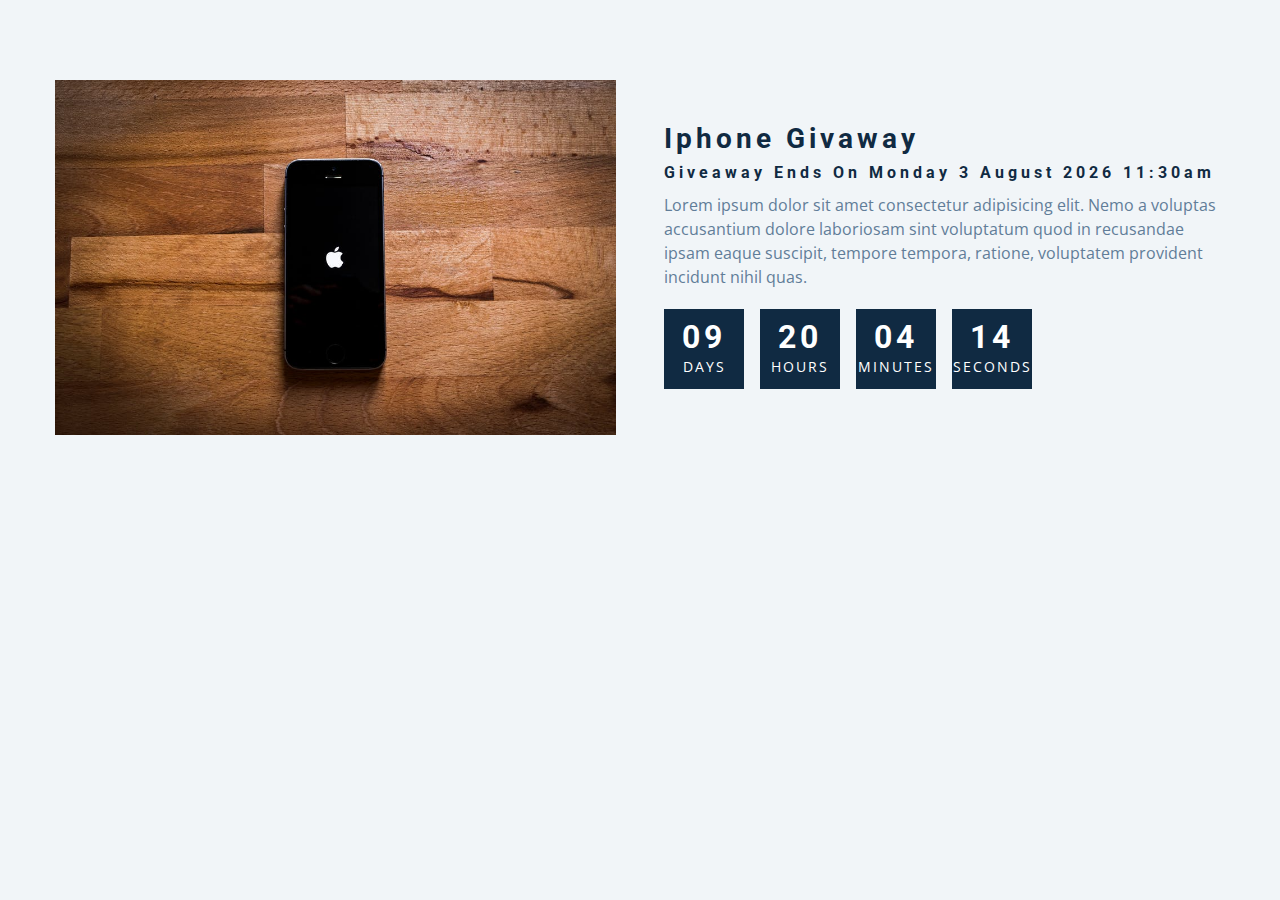
<file: countdown/index.html>
<!DOCTYPE html>
<html lang="en">
  <head>
    <meta charset="UTF-8" />
    <meta name="viewport" content="width=device-width, initial-scale=1.0" />
    <title>Countdown</title>

    <!-- styles -->
    <link rel="stylesheet" href="styles.css" />
  </head>
  <body>
    <section class="section-center">
        <!-- image -->
         <article class="gift-img">
            <img src="./gift.jpeg" alt="gift picture">
         </article>
         <!-- info -->
         <article class="gidt-info">
            <h3>Iphone givaway</h3>
            <h4 class="giveaway">
                giveaway ends on sunday 24 april 2020,08:00am
            </h4>
            <p>Lorem ipsum dolor sit amet consectetur adipisicing elit. Nemo a voluptas accusantium dolore laboriosam sint voluptatum quod in recusandae ipsam eaque suscipit, tempore tempora, ratione, voluptatem provident incidunt nihil quas. 
            </p>
            <div class="deadline">
                <!-- days -->
                 <div class="deadline-format">
                    <div>
                        <h4 class="days">34</h4>
                        <span>days</span>
                    </div>
                    <!-- end of item -->                     
                 </div>
                 <div class="deadline-format">
                    <div>
                        <h4 class="hours">34</h4>
                        <span>hours</span>
                    </div>
                    <!-- end of item -->                     
                 </div>
                 <div class="deadline-format">
                    <div>
                        <h4 class="mins">34</h4>
                        <span>minutes</span>
                    </div>
                    <!-- end of item -->                     
                 </div>
                 <div class="deadline-format">
                    <div>
                        <h4 class="secs">34</h4>
                        <span>seconds</span>
                    </div>
                    <!-- end of item -->                     
                 </div>
            </div>
         </article>
    </section>
    <script src="app.js"></script>
  </body>
</html>
</file>
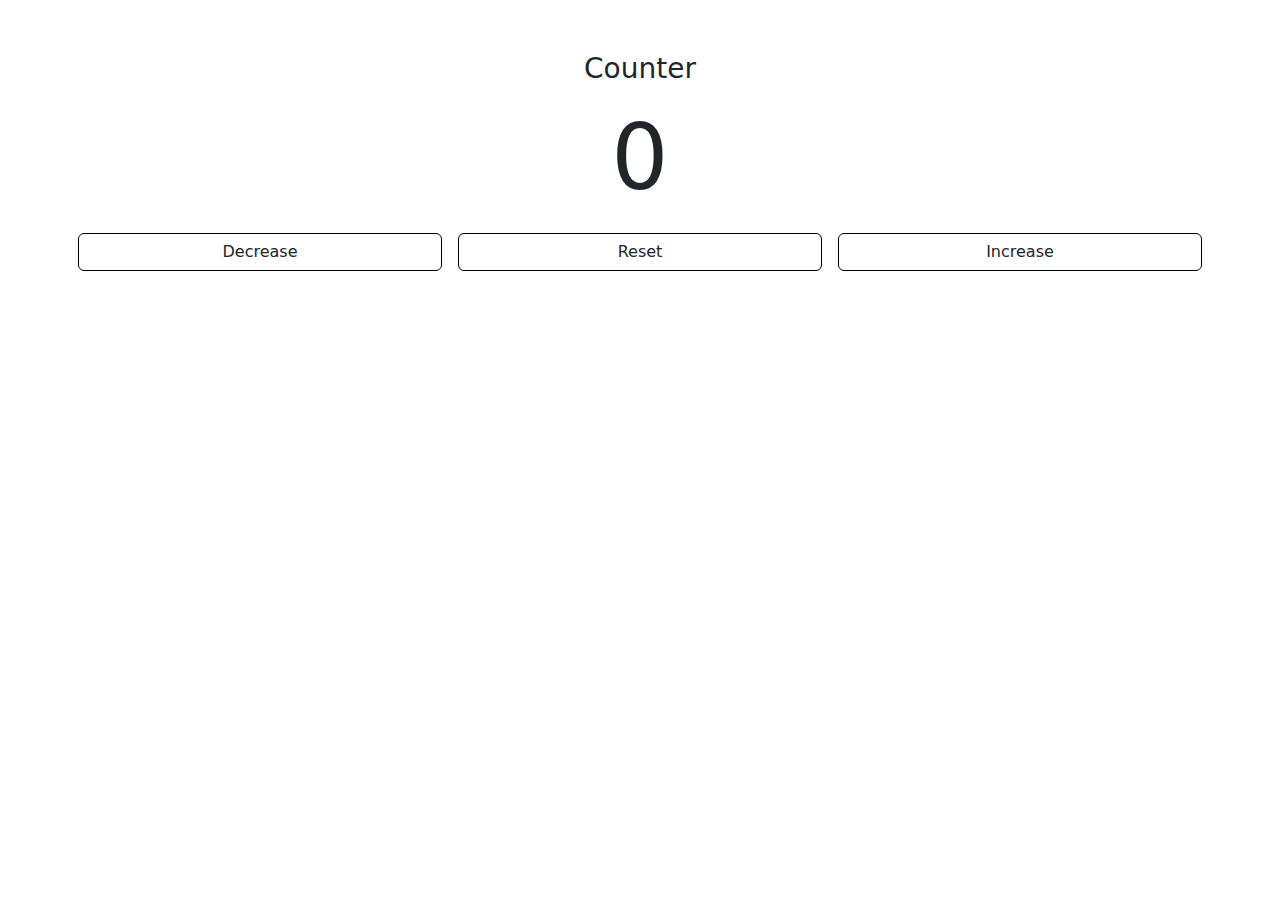
<file: counter/index.html>
<!DOCTYPE html>
<html lang="en">
<head>
    <meta charset="UTF-8">
    <meta name="viewport" content="width=device-width, initial-scale=1.0">
    <title>Counter</title>
    <link rel="stylesheet" href="https://cdn.jsdelivr.net/npm/bootstrap@5.3.3/dist/css/bootstrap.min.css">
</head>
<body>
<div class="container">
<div class="row justify-content-center fs-3 mt-5">
    Counter
</div>
<div id="count" class="row justify-content-center num " style="font-size:90px;">
    0
</div>
<div class="row">
    <div class="minus col btn border border-black m-2 " id="val ">Decrease</div>
    <div class=" reset col btn border border-black m-2 " id="val ">Reset</div>
    <div class=" plus col btn border border-black m-2 " id="val">Increase</div>
</div>
</div>
    <script>
        "use strict"
        
const updateColor = () => {
        if(num > 0){
            document.getElementById("count").style.color = 'green'
        }  else if (num < 0) {
        document.getElementById("count").style.color = 'red';
        } else {
            document.getElementById("count").style.color = 'black';  
        }
    }
        // let num = 0


        // document.getElementById("plus").addEventListener('click', () => {
        //     num++
        //     document.getElementById("count").innerHTML=num;
        //     updateColor()
        // })

        // document.getElementById("minus").addEventListener('click', () => {
        //     num--
        //     document.getElementById("count").innerHTML=num;
        //     updateColor()
        // })


        // document.getElementById("reset").addEventListener('click', () => {
        //     num = 0
        //     document.getElementById("count").innerHTML=num;
        //     
        // })

       
        //another way :

        const updateCount = () => {
            document.getElementById("count").innerHTML = num
        }

        let num = 0

        //select value and buttons :
      
        const value = document.querySelector("#val")
        //fetches all buttons
        const btns =  document.querySelectorAll(".btn")
       
        btns.forEach(function (btn) {
            btn.addEventListener('click', function(e){
                
                const styles = e.currentTarget.classList;
                if(styles.contains('minus')) {
                    num--
                } else if  (styles.contains('plus')) {
                    num++;
                } else if  (styles.contains('reset')) {
                    num = 0 ;
                }
                    
                updateCount()
                updateColor()
            })
            })
   

    </script>
</body>
</html>
</file>
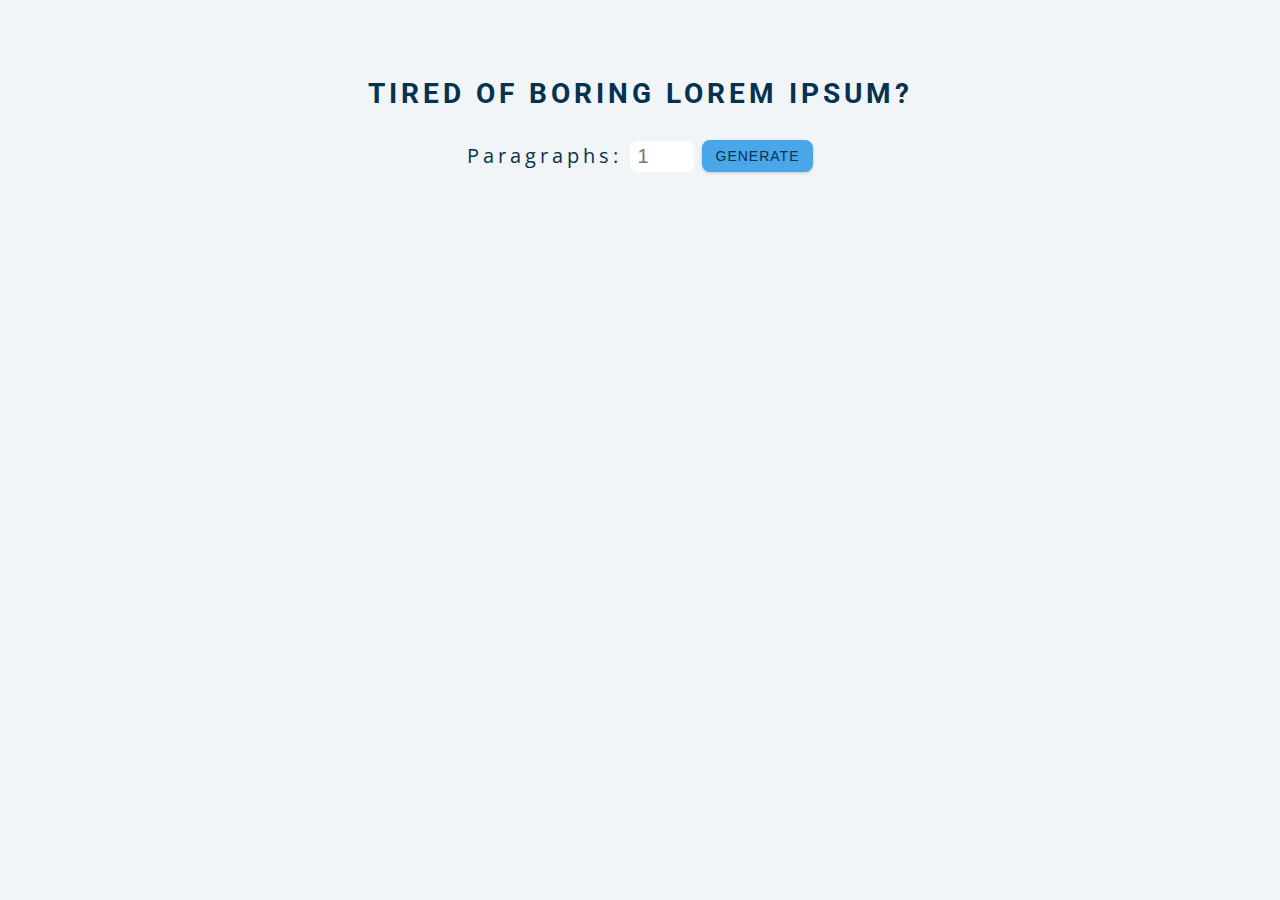
<file: lorem ipsum/index.html>
<!DOCTYPE html>
<html lang="en">
  <head>
    <meta charset="UTF-8" />
    <meta name="viewport" content="width=device-width, initial-scale=1.0" />
    <title>Lorem Ipsum</title>

    <!-- styles -->
    <link rel="stylesheet" href="styles.css" />
  </head>
  <body>
<section class="section-center">
    <h3>tired of boring lorem ipsum?</h3>
    <form class="lorem-form">
        <label for="ammount">paragraphs:</label>
        <input type="number" name="ammount" id="ammount" placeholder="1">
        <button type="submit" class="btn"> generate </button>
    </form>
    <article class="lorem-text"></article>
</section>
    <script src="app.js"></script>
  </body>
</html>
</file>
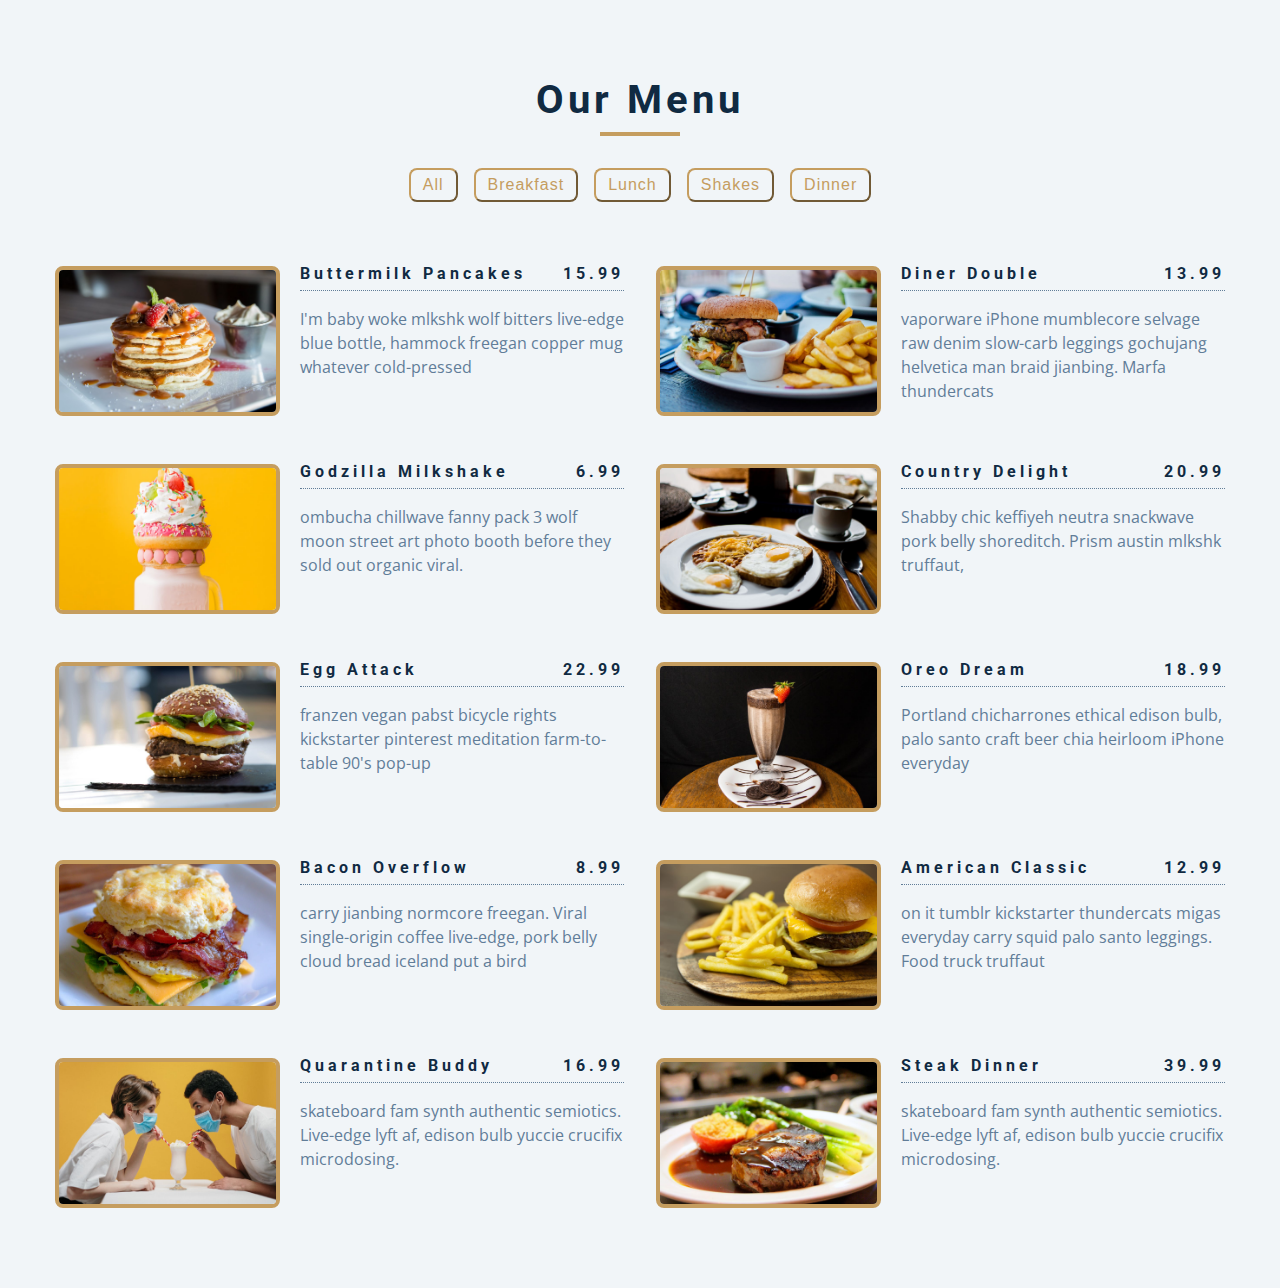
<file: menu/menu.html>
<!DOCTYPE html>
<html lang="en">
  <head>
    <meta charset="UTF-8" />
    <meta name="viewport" content="width=device-width, initial-scale=1.0" />
    <title>Starter</title>
    <!-- font-awesome -->
    <link
      rel="stylesheet"
      href="https://cdnjs.cloudflare.com/ajax/libs/font-awesome/5.14.0/css/all.min.css"
    />
    <!-- styles -->
    <link rel="stylesheet" href="styles.css" />
  </head>
  <body>
    <section class="menu">
        <div class="title">
            <h2>our menu</h2>
            <div class="underline"></div>
        </div>
        <!-- filtr btns -->
         <div class="btn-container">

         </div>
         <!-- menu items -->
          <div class="section-center">
          </div>
    </section>
    <script src="app.js"></script>
  </body>
</html>
</file>
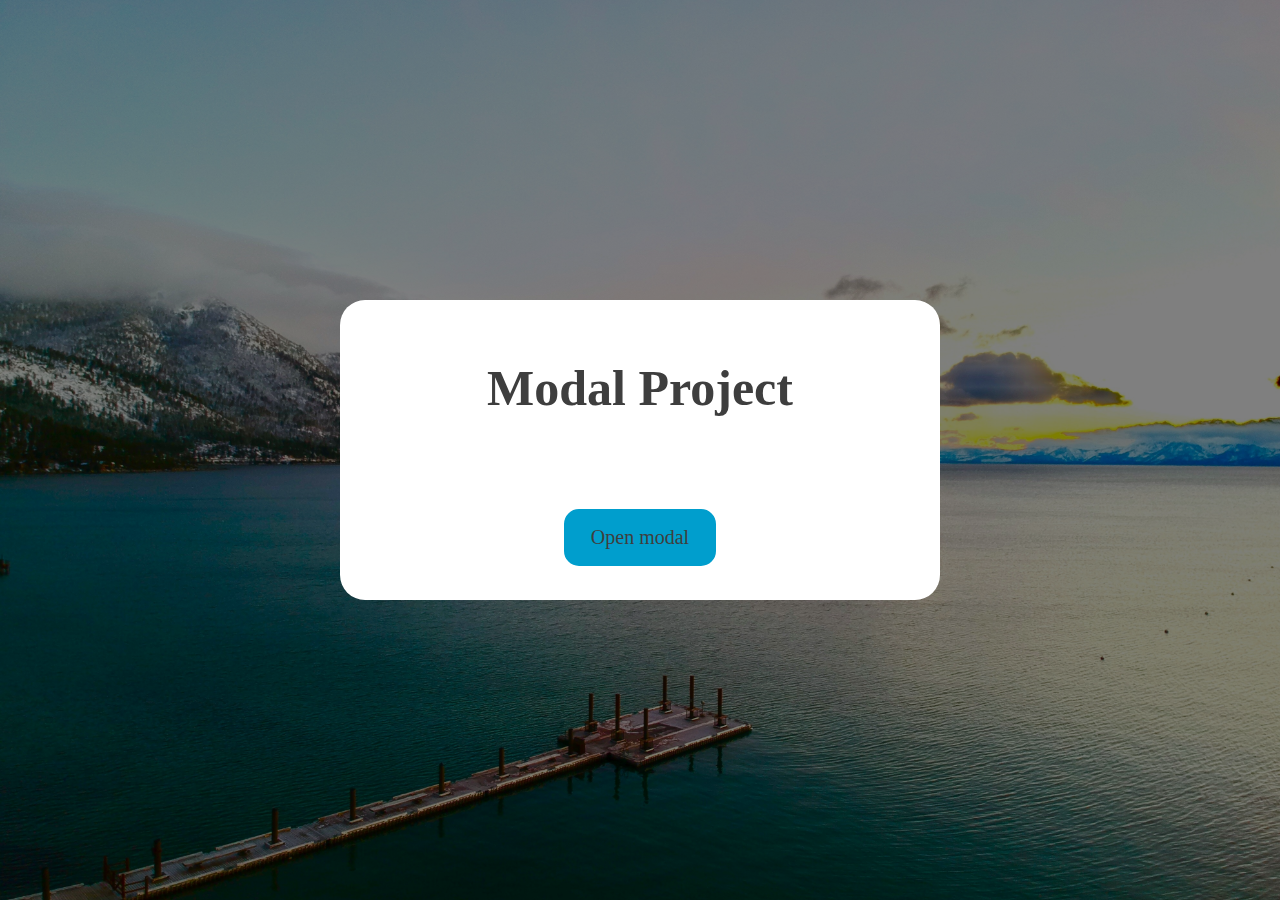
<file: modal/modal.html>
<!-- <!DOCTYPE html>
<html lang="en">
<head>
    <meta charset="UTF-8">
    <meta name="viewport" content="width=device-width, initial-scale=1.0">
    <title>Document</title>
</head>
<body>
    <style>
        body {
            margin: 0;
            padding: 0;
            width: 100vw;
            height: 100vh;
            display: flex;
            align-items: center;
            justify-content: center;
            background-image: url(katie-hong-yUEZLLABklw-unsplash.jpg);
            background-size: cover;
            background-repeat: no-repeat;
            position: relative;
        }

        body::before {
            content: "";
            position: absolute;
            top: 0;
            left: 0;
            width: 100%;
            height: 100%;
            background-color: rgba(0, 0, 0, 0.5);
        }
        .banner {
            width: 600px;
            height: 300px;
            background-color: white;
            border-radius: 25px;
            z-index: 9;
            display: flex;
            align-items: flex-start;
            justify-content: center;
            flex-wrap: wrap;
        }
        h1 {
            padding: 25px;
            color: #3E3E3E;
            width: 100%;
            display: flex;
            justify-content: center;
            font-size: 50px;
        }
        button {
            all: unset;
            border-radius: 15px;
            cursor: pointer;
            background-color: #009ECD ;
        }

        button:hover {
            animation: turnwhite 1s;
            background-color: white;
        }
        nav {
            padding: 15px 25px 15px 25px;
            color: #3E3E3E;
            font-size: 20px;
        }

        @keyframes turnwhite {
            0% {
                background-color: #009ECD ;
            }
            100% {
                background-color: white;
            }
        }

        .modal-container {
            width: 600px;
            height: 300px;
            background-color: white;
            border-radius: 25px;
            z-index: 10; 
            display: flex;
            align-items: flex-start;
            justify-content: center;
            flex-wrap: wrap;
            position: absolute;
            top: 50%;
            left: 50%;
            transform: translate(-50%, -50%);
        }

        .modal-overlay {
            position: absolute;
            top: 0;
            left: 0;
            width: 100%;
            height: 100%;
            background-color: rgba(0, 0, 0, 0.5);
            z-index: 9; 
        }
    </style>

    <div class="banner">
        <h1>
            Modal Project
        </h1>   
        <button>
            <nav class="open">
                Open modal
            </nav>
        </button> 

        <div class="modal-overlay">
            <div class="modal-container">
                <h1>
                    Modal content
                </h1>   
                <button class="close">
                    <nav>
                        Close modal
                    </nav>
                </button> 
            </div>
        </div>
    </div>

    <script>
        const open = document.querySelector('.open')
        const close = document.querySelector('.close')

        const changeDisplay = () => {

        }

        open.addEventListener("Click", () => {
            sidebar.classList.toggle('show-sidebar')

        })

    </script>
</body>
</html> -->



<!DOCTYPE html>
<html lang="en">
<head>
    <meta charset="UTF-8">
    <meta name="viewport" content="width=device-width, initial-scale=1.0">
    <link rel="stylesheet" href="https://cdnjs.cloudflare.com/ajax/libs/font-awesome/6.6.0/css/all.min.css">
    <title>Modal</title>
</head>
<body>
    <style>
        body {
            margin: 0;
            padding: 0;
            width: 100vw;
            height: 100vh;
            display: flex;
            align-items: center;
            justify-content: center;
            background-image: url(katie-hong-yUEZLLABklw-unsplash.jpg);
            background-size: cover;
            background-repeat: no-repeat;
            position: relative;
        }

        body::before {
            content: "";
            position: absolute;
            top: 0;
            left: 0;
            width: 100%;
            height: 100%;
            background-color: rgba(0, 0, 0, 0.5);
        }
        .banner {
            width: 600px;
            height: 300px;
            background-color: white;
            border-radius: 25px;
            z-index: 9;
            display: flex;
            align-items: flex-start;
            justify-content: center;
            flex-wrap: wrap;
        }
        h1 {
            padding: 25px;
            color: #3E3E3E;
            width: 100%;
            display: flex;
            justify-content: center;
            font-size: 50px;
        }
        button {
            all: unset;
            border-radius: 15px;
            cursor: pointer;
            background-color: #009ECD ;
            border: 2px solid #009ECD;
        }

        button:hover {
            animation: turnwhite 1s;
            background-color: white;
        }
        nav {
            padding: 15px 25px 15px 25px;
            color: #3E3E3E;
            font-size: 20px;
        }

        @keyframes turnwhite {
            0% {
                background-color: #009ECD ;
            }
            100% {
                background-color: white;
            }
        }

        .modal-container {
            width: 600px;
            height: 300px;
            background-color: white;
            border-radius: 25px;
            z-index: 10; 
            display: flex;
            align-items: center;
            justify-content: center;
            flex-wrap: wrap;
            position: absolute;
            top: 50%;
            left: 50%;
            transform: translate(-50%, -50%);
        }

        .modal-overlay {
            position: absolute;
            top: 0;
            left: 0;
            width: 100%;
            height: 100%;
            background-color: rgba(0, 0, 0, 0.5);
            z-index: 9; 
        }
        .close {
            position: absolute;
            top: 10px;
            right: 15px;
            transition: transform 0.3s ease;
        }

        .close:hover{
            transform: scale(1.5);
            cursor: pointer;
        }
    </style>

    <div class="banner">
        <h1>
            Modal Project
        </h1>   
        <button>
            <nav class="open">
                Open modal
            </nav>
        </button> 

        <div class="modal-overlay" style="display: none;">
            <div class="modal-container">
                <h1>
                    Modal content
                </h1>   
                <nav class="close">
                        <i class="fa-solid fa-xmark"></i>
                </nav>
            </div>
        </div>
    </div>

    <script>
        const openButton = document.querySelector('.open');
        const closeButton = document.querySelector('.close');
        const modalOverlay = document.querySelector('.modal-overlay');

        openButton.addEventListener("click" , () => {
            modalOverlay.style.display = "flex";
        })

        closeButton.addEventListener("click" , () => {
            modalOverlay.style.display = "none";
        })
    </script>
</body>
</html>
</file>
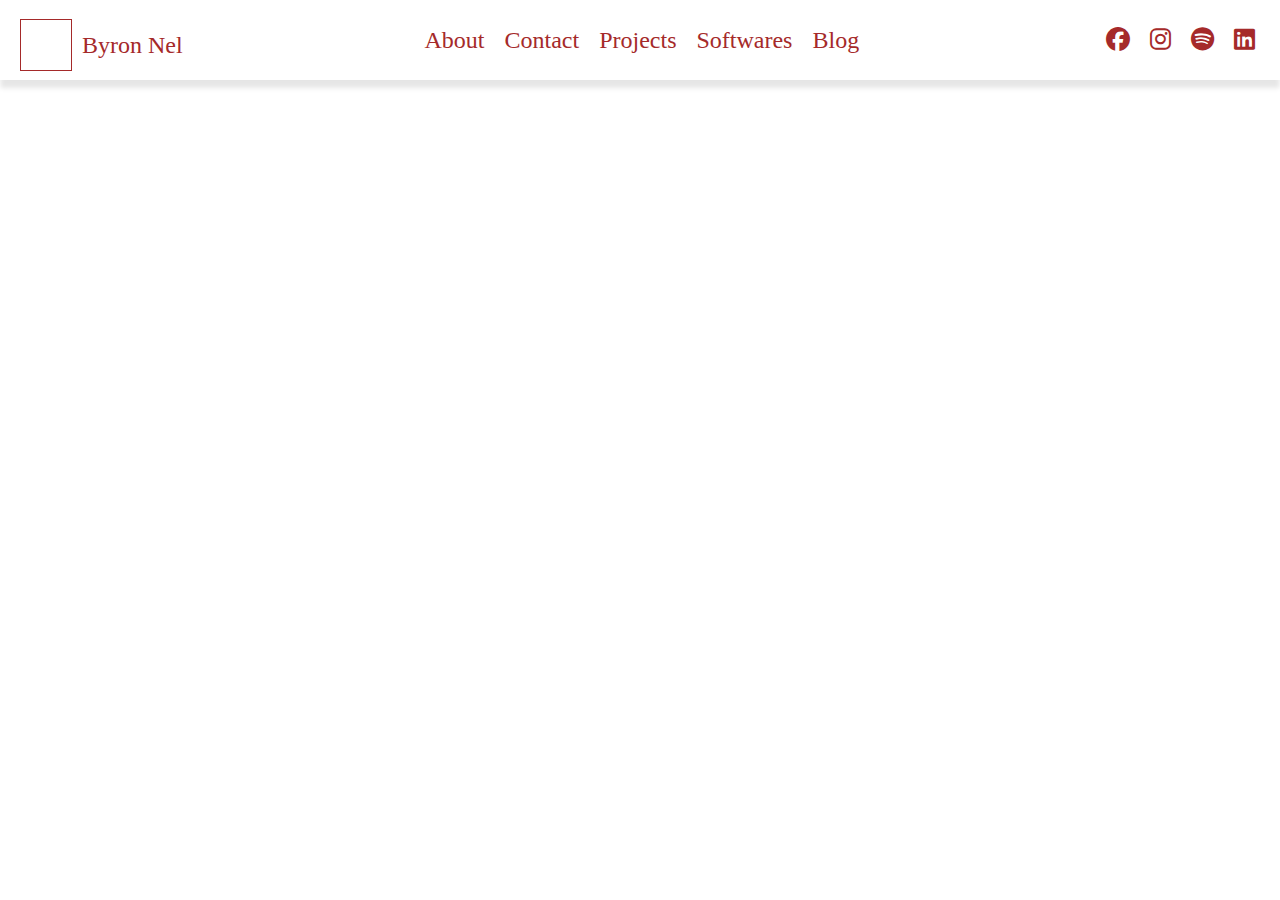
<file: navbar/navbar.html>
<!DOCTYPE html>
<html lang="en">
<head>
    <meta charset="UTF-8">
    <meta name="viewport" content="width=device-width, initial-scale=1.0">
    <title>Navbarr</title>
    <link rel="stylesheet" href="style.css">
    <link rel="stylesheet" href="https://cdnjs.cloudflare.com/ajax/libs/font-awesome/6.6.0/css/all.min.css">
</head>
<body>
    <div class="container">
        <div class="smallers">
        <div class="start">
            
        
                <div class="logo"></div>
                <div>Byron Nel</div>
            </div>


        
            <button class="bars">
                <i class="fa-solid fa-bars fa-lg"></i>
            </button>
        </div>
        <ul class="links">
        
            <li class="About">
                About
            </li>
            <li class="contact">
                Contact
            </li>
            <li class="Projects">
                Projects
            </li>
            <li class="softwares">
                Softwares
            </li>
            <li class="blog">
                Blog
            </li>
        </ul>

        
        <ul class="socials">
            <li>
                    <i class="fa-brands fa-facebook"></i>
            </li>
            <li>
                <i class="fa-brands fa-instagram"></i>
            </li>
            <li>
                <i class="fa-brands fa-spotify"></i>

            </li>
            <li>
                <i class="fa-brands fa-linkedin"></i>
            </li>
           
        </ul>
    

    </div>

    <script src="app.js"></script>
    

</body>
</html>
</file>
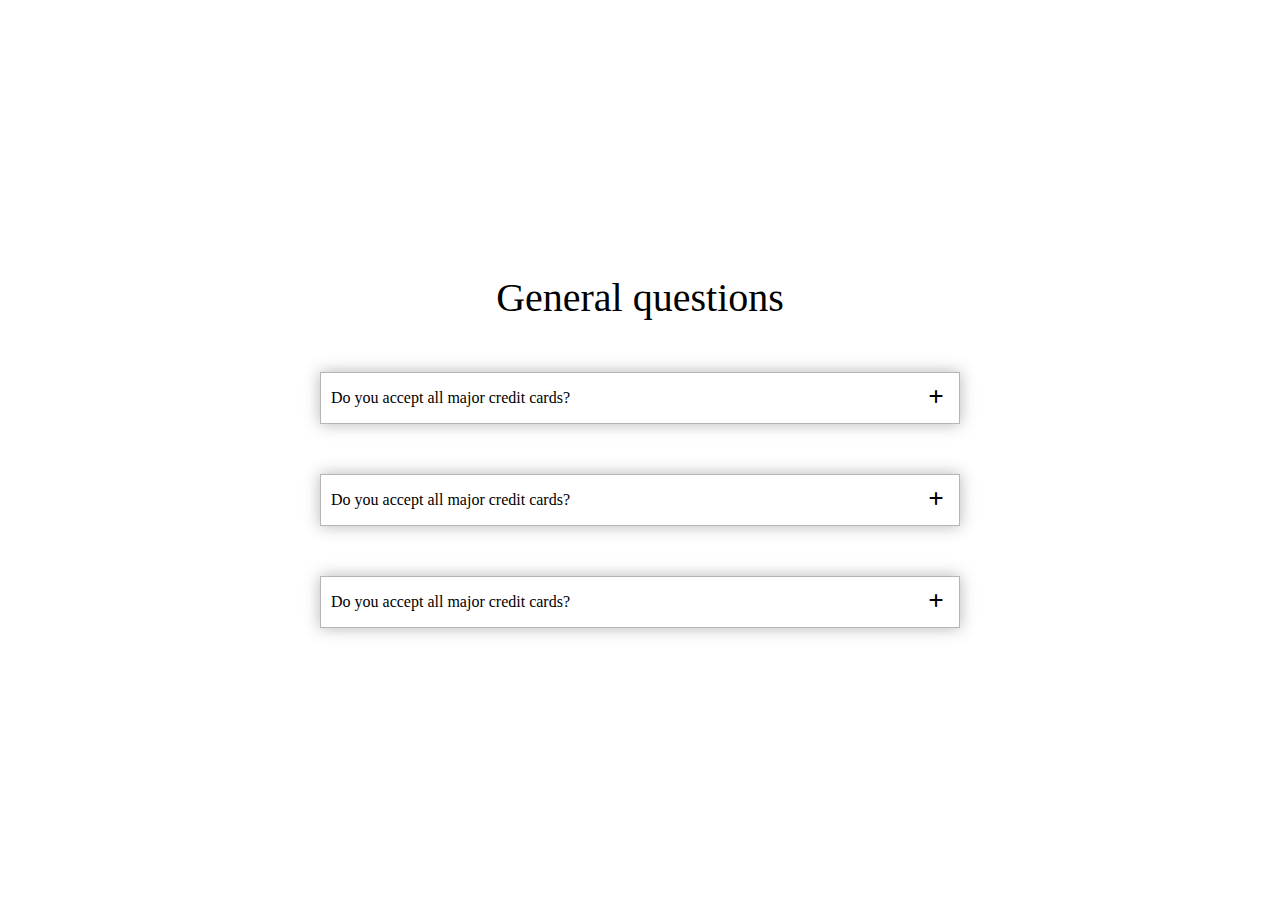
<file: questions/questions.html>
<!DOCTYPE html>
<html lang="en">
<head>
    <meta charset="UTF-8">
    <meta name="viewport" content="width=device-width, initial-scale=1.0">
    <link rel="stylesheet" href="https://cdnjs.cloudflare.com/ajax/libs/font-awesome/6.6.0/css/all.min.css">
    <title>Questions</title>
</head>
<style>
body {
    margin: 0px;
    padding: 0px;
 
    z-index: 0;
}
.container {
    background-color: rgba(231, 228, 228, 0);
    width: 100vw;
    height: 100vh;
    display: flex;
    justify-content: center;
    align-items: center;
    flex-direction: column;
}

div h1 {
    font-family: "Dancing Script", cursive;
    font-optical-sizing: auto;
    font-weight: 400;
    font-style: normal;
    font-size: 40px;
}

.question-container {
    width: 50%;
    margin: 25px;
    box-shadow: 0px 0px 15px 0px rgba(99, 100, 100, 0.48);
    border: 1px solid rgba(99, 100, 100, 0.48);
    box-sizing: border-box;
}

.question {
    display: flex;
    justify-content: space-between;
    align-items: center;
    height: 50px;
    z-index: 1;
}

.question p {
    padding-left: 10px;
}

.dropdown {
    padding: 15px;
    cursor: pointer;

}

.answer {
    width: 90%;
    padding: 10px;
    display: none;
    justify-content: center;
}

.show-text .answer {
    display: flex;
    animation: open 0.3s  ease-out forwards;
}



.minus-icon {
    display: none;
}

.show-text .minus-icon {
    display: inline;
}

show-text .plus-icon {
    display: none;
}

@keyframes open {
    0%{
        opacity: 0;
        transform : translateY(-50%);
        border-top: 0px solid rgba(99, 100, 100, 0.48);
    }

    100%{
        opacity: 1;
        transform : translateY(00%);
        border-top: 1px solid rgba(99, 100, 100, 0.48);

    }
}

</style>
<body>
    <div class="container">
        <h1>General questions</h1>
        <!-- 1 -->
        <div class="question-container">
            <div class="question"> 
                <p>Do you accept all major credit cards?</p>
                <div class="dropdown">
                    <span class="plus-icon">
                        <i class="fa-solid fa-plus"></i>
                    </span>
                    
                    <span class="minus-icon">
                        <i class="fa-solid fa-minus fa-lg"></i>
                    </span>
                    
                </div>
            </div>
            <div class="answer">
                Lorem ipsum dolor sit amet consectetur adipisicing elit. Voluptatibus dolorum rem suscipit quia earum, nulla non maiores ipsam fugit temporibus. Excepturi, quos. Atque, labore sequi. Eius voluptate at tenetur numquam.
            </div>
        </div>
        <!-- 2 -->
        <div class="question-container">
            <div class="question"> 
                <p>Do you accept all major credit cards?</p>
                <div class="dropdown">
                    <span class="plus-icon">
                        <i class="fa-solid fa-plus"></i>
                    </span>
                    
                    <span class="minus-icon">
                        <i class="fa-solid fa-minus fa-lg"></i>
                    </span>
                </div>
            </div>
            <div class="answer">
                Lorem ipsum dolor sit amet consectetur adipisicing elit. Voluptatibus dolorum rem suscipit quia earum, nulla non maiores ipsam fugit temporibus. Excepturi, quos. Atque, labore sequi. Eius voluptate at tenetur numquam.
            </div>
        </div>
        <!-- 3 -->
        <div class="question-container">
            <div class="question"> 
                <p>Do you accept all major credit cards?</p>
                <div class="dropdown">
                    <span class="plus-icon">
                        <i class="fa-solid fa-plus"></i>
                    </span>
                    
                    <span class="minus-icon">
                        <i class="fa-solid fa-minus fa-lg"></i>
                    </span>
                </div>
            </div>
            <div class="answer">
                Lorem ipsum dolor sit amet consectetur adipisicing elit. Voluptatibus dolorum rem suscipit quia earum, nulla non maiores ipsam fugit temporibus. Excepturi, quos. Atque, labore sequi. Eius voluptate at tenetur numquam.
            </div>
        </div>
    </div>

<script>
  
  "use strict"
  
// const containers =  document.querySelectorAll('.question-container')
// const answer = document.querySelector('.answer') 
// const buttons = document.querySelectorAll('.dropdown')
// const showText = document.querySelector('.show-text')

// buttons.forEach(function (btn) {
//   btn.addEventListener("click", function(e) {
//     const question = e.currentTarget.parentElement.parentElement
    
//     question.classList.toggle("show-text")
    
//  		const plusIcon = 			 												   			
// e.currentTarget.querySelector('.plus-icon');
//     plusIcon.classList.toggle("hide-plus");
//   });
  

// });

const questions = document.querySelectorAll(".question-container")



questions.forEach((question) => {
  const btn = question.querySelector(".dropdown")
  const plusbtn = question.querySelector(".plus-icon")
  const minusbtn = question.querySelector(".minus-icon")

  
  btn.addEventListener("click", () => {
    questions.forEach((item) => {
        if(item !== question) {
            item.classList.remove("show-text")
            item.querySelector(".minus-icon").style.display = "none"
            item.querySelector(".plus-icon").style.display = "inline"
        }
       })
    question.classList.toggle("show-text")
    plusbtn.style.display = question.classList.contains("show-text") ? "none" : "inline"
    minusbtn.style.display = question.classList.contains("show-text") ? "inline" : "none"
  })
})



</script>
 
</body>
</html>
</file>
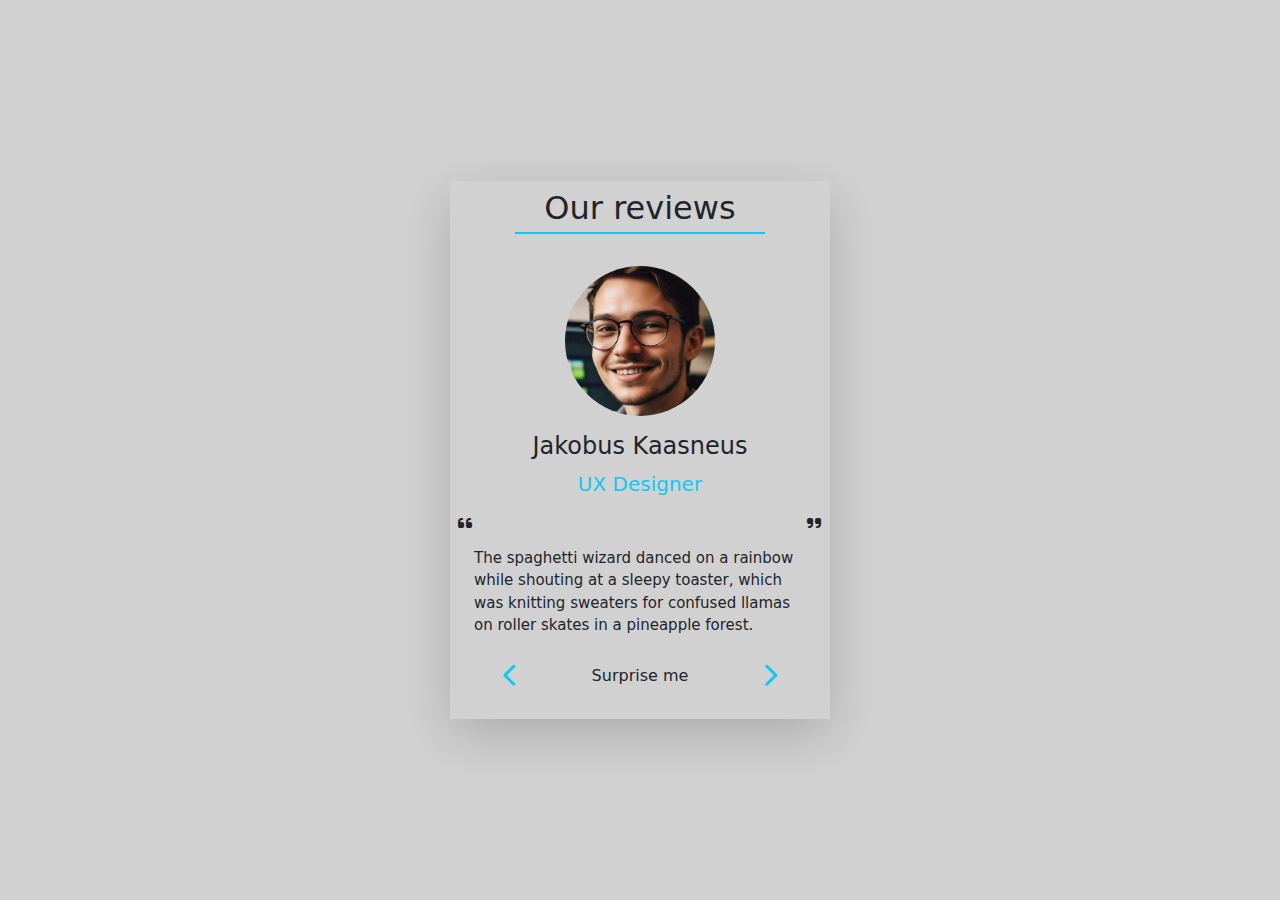
<file: reviews/reviews.html>
<!DOCTYPE html>
<html lang="en">
<head>
    <meta charset="UTF-8">
    <meta name="viewport" content="width=device-width, initial-scale=1.0">
    <link rel="stylesheet" href="https://cdn.jsdelivr.net/npm/bootstrap@5.3.3/dist/css/bootstrap.min.css">
    <link rel="stylesheet" href="https://cdnjs.cloudflare.com/ajax/libs/font-awesome/6.6.0/css/all.min.css">
    <title>Reviews</title>
</head>
<body style="background-color: #B9B9B9A8;"> 
<div class="d-flex align-items-center min-vh-100  ">
    <div class="container p-2 shadow-lg " style="width: 380px;">
        <div class="d-flex justify-content-center">
            <h2 class="text-center border-bottom border-1 mb-3 border-info border-2 pb-1" style="width: 250px;"> 
                Our reviews 
            </h2>
        </div>




    <div class="d-flex justify-content-center rounded-circle m-3" >
        <img src="" alt="" class="rounded-circle" id="img" style="width: 150px;">
    </div>


    
        <h4 class="text-center" id="name">Jonathan Wesley</h4>
        <p class="text-center text-info fs-5" id="job">UX DESIGNER</p>

        <div class="d-flex justify-content-between">
            <i class="fa-solid fa-quote-left" ></i>
            <i class="fa-solid fa-quote-right" ></i>
        </div>

        <p id="text" class="row pb-1 m-3" style="font-size: 15px;">
            Lorem ipsum dolor sit amet, consectetur adipisicing elit. Est cum temporibus, blanditiis nesciunt ab possimus aspernatur magnam non voluptate quam, esse, doloribus a corrupti? Fugiat laboriosam quisquam tempore aperiam sed!
        </p>
        <!-- buttons -->
        <div class="row d-flex justify-content-center mb-3">
            <div class="btn col-4">
                <i class="fa-solid fa-chevron-left fa-xl" id="prev" style="color: #0DCAF0"></i>
            </div>

            <button class="btn col-4 " id="random">Surprise me</button>

            <div class="btn col-4">
                <i class="fa-solid fa-chevron-right fa-xl"  id="next" style="color: #0DCAF0"></i>
            </div>
        </div>

    </div>
</div>

<script src="reviews.js"></script>
</body>
</html>
</file>
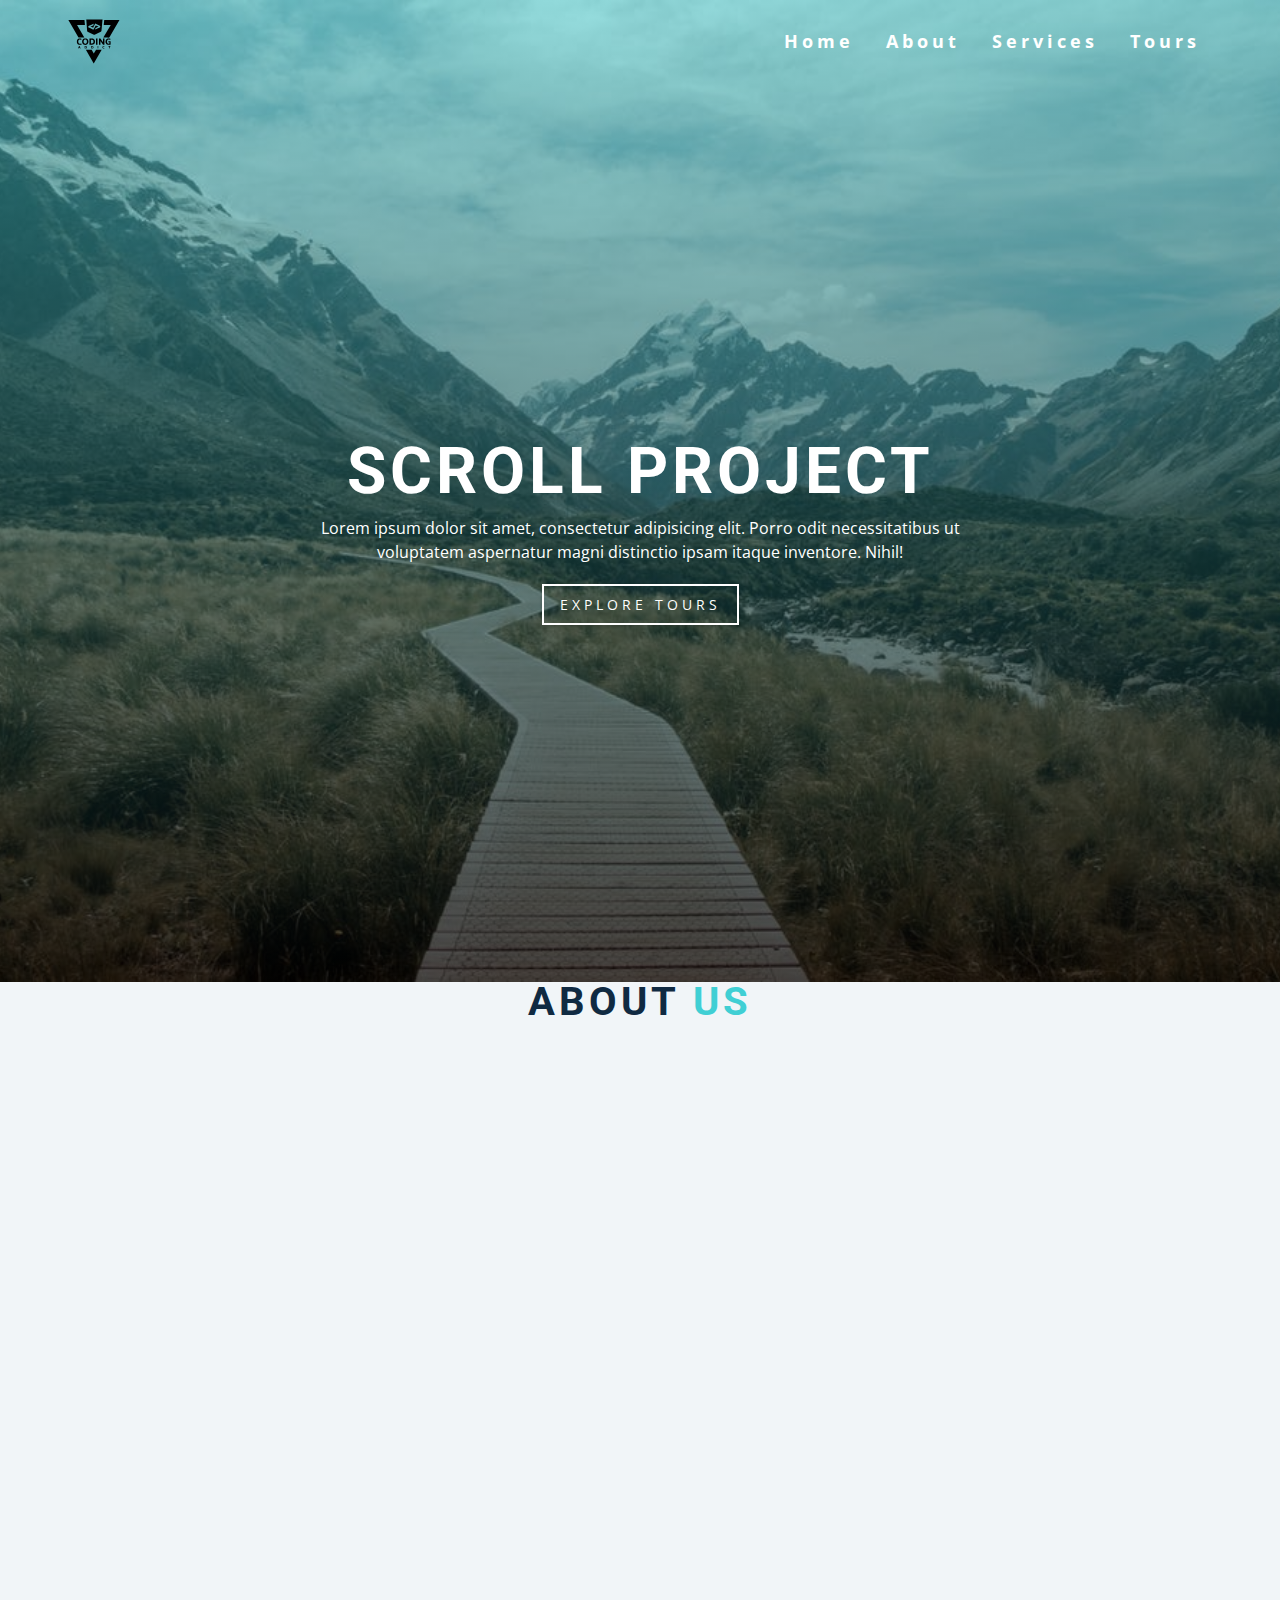
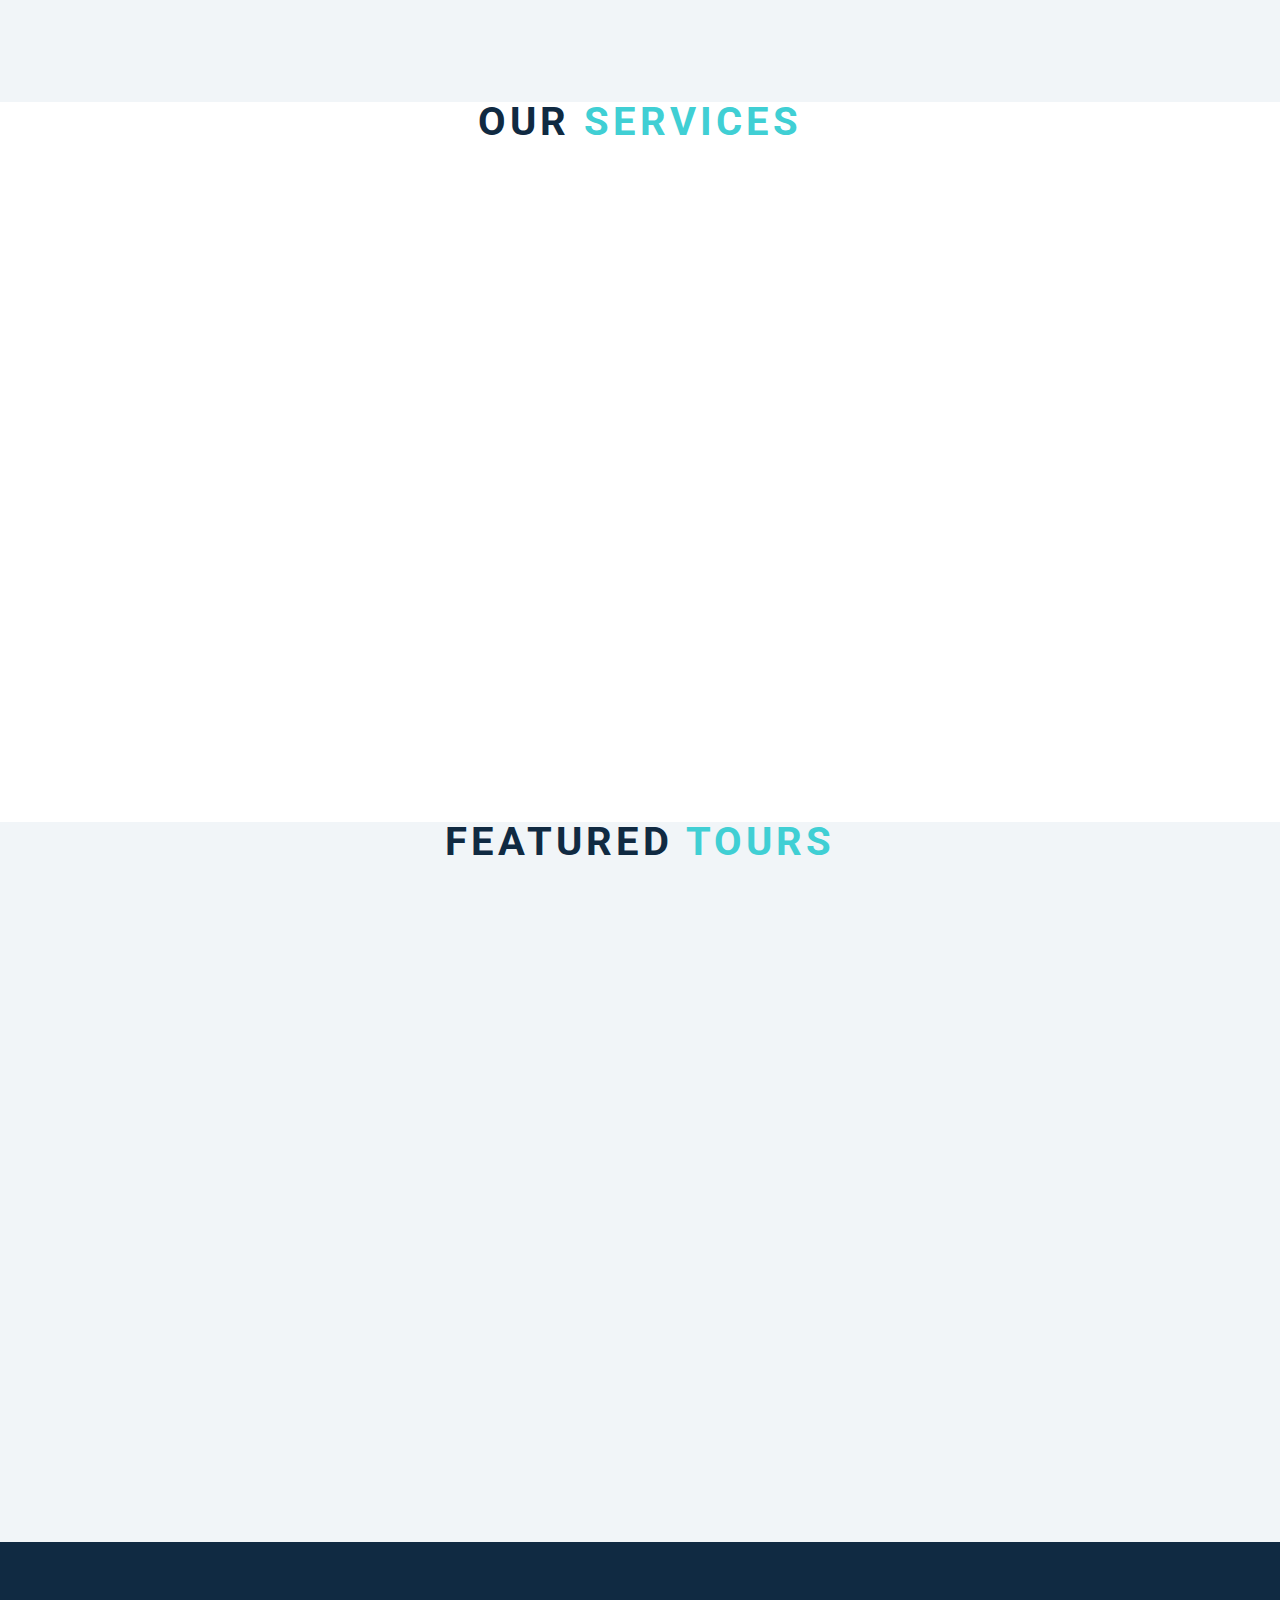
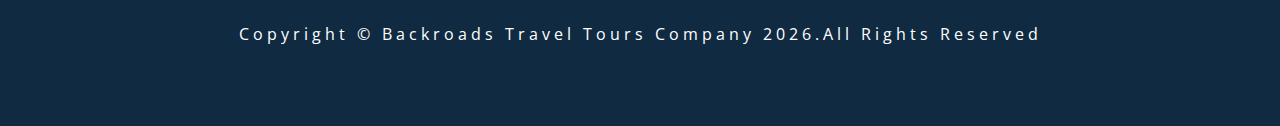
<file: scroll/scroll.html>
<!DOCTYPE html>
<html lang="en">
<head>
  <meta charset="UTF-8">
  <meta http-equiv="X-UA-Compatible" content="IE=edge">
  <meta name="viewport" content="width=device-width, initial-scale=1.0">
  <title>scroll</title>
  <link rel="stylesheet" href="styles.css">
  <link href="https://cdnjs.cloudflare.com/ajax/libs/font-awesome/5.14.0/css/all.min.css" rel="stylesheet" />
</head>
<body>
<!-- header  -->
  <header id="home">
<!--   navbar   -->
    <nav id="nav">
      <div class="nav-center">
        <!-- navheader -->
        <div class="nav-header">
            <img src="logo.svg" alt="logo" class="logo">
            <button class="nav-toggle">
                <i class="fa fa-bars"></i>
            </button>
        </div>
        <!-- links -->
        <div class="links-container">
            <ul class="links">
                <li>
                  <a href="#home" class="scroll-link">home</a>
                </li>
                <li>
                  <a href="#about" class="scroll-link">about</a>
                </li>
                <li>
                  <a href="#services" class="scroll-link">services</a>
                </li>
                <li>
                  <a href="#tours" class="scroll-link">tours</a>
                </li>
                
            </ul>
        </div>
      </div>
    </nav>
    <!-- banner -->
    <div class="banner">
        <div class="container">
            <h1>scroll project</h1>
            <p>
                Lorem ipsum dolor sit amet, consectetur adipisicing elit. Porro odit necessitatibus ut voluptatem aspernatur magni distinctio ipsam itaque inventore. Nihil!
            </p>
            <a href="#tours" class="scroll-link btn btn-white">
                explore tours
            </a>
        </div>
    </div>
  </header>
  <!-- about -->
  <section id="about" class="section">
    <div class="title">
      <h2>about <span>us</span>
      </h2>
    </div>
  </section></section>
      <!-- services -->
  <section id="services" class="section">
    <div class="title">
      <h2>our <span>services</span>
      </h2>
    </div>
  </section>
      <!-- tours -->
  <section id="tours" class="section">
    <div class="title">
      <h2> featured <span>tours</span>
      </h2>
    </div>
      
  </section>
  <!-- footer -->
  <footer class="section">
    <p>
      copyright &copy; backroads travel tours company <span id="date">
        
      </span>.all rights reserved
    </p>
  </footer>
  <!-- back to top button -->
  <a href="#home" class="scroll-link top-link">
     <i class="fas fa-arrow-up"></i>
  </a>
  <script src="app.js">
  </script>
</body>
</html>
</file>
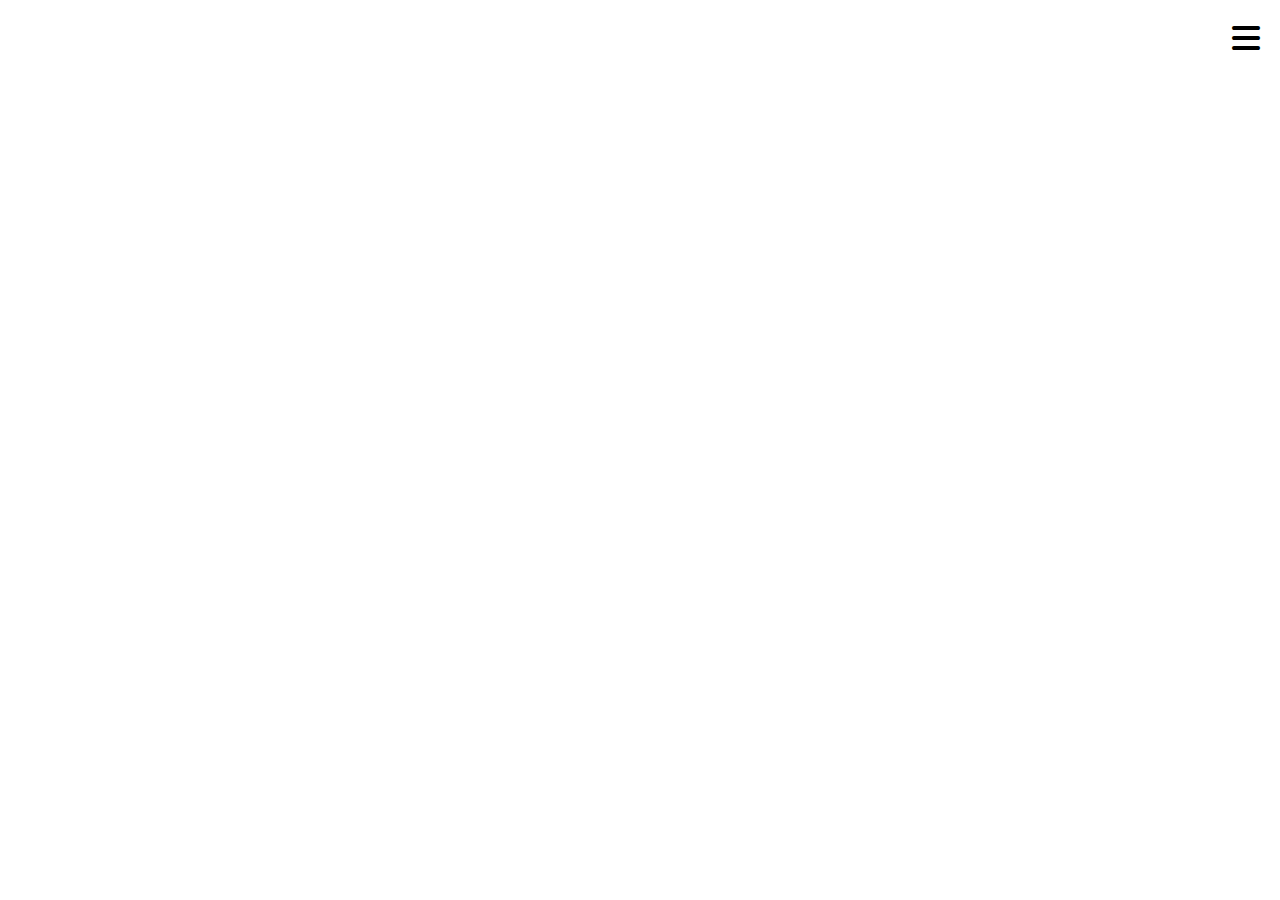
<file: sidebar/sidebar.html>
<!DOCTYPE html>
<html lang="en">
<head>
    <meta charset="UTF-8">
    <meta name="viewport" content="width=device-width, initial-scale=1.0">
    <title>sidebar</title>
    <link rel="preconnect" href="https://fonts.googleapis.com">
    <link rel="preconnect" href="https://fonts.gstatic.com" crossorigin>
    <link href="https://fonts.googleapis.com/css2?family=Inter:ital,opsz,   wght@0,14..32,100..900;1,14..32,100..900&display=swap" rel="stylesheet">
    <link rel="stylesheet" href="sidebar.css">
    <link rel="stylesheet" href="https://cdnjs.cloudflare.com/ajax/libs/font-awesome/6.6.0/css/all.min.css">
</head>
</head>
<body>
        

    <div class="bars">
        <i class="fa-solid fa-bars fa-2xl"></i>
    </div>
    
    <nav class="side-container">




        <div class="top">
            <div class="top-left">

                <div class="logo">
                    B.DEV.
                </div>

                <div class="name">
                    Front-end expert
                </div>
            </div>
        </div>

            <div class="exit">
                <i class="fa-solid fa-xmark fa-2xl"></i>
            </div>
        </div>
       
        <ul class="links">
            <li>
                <nav>
                    Portfolio
                </nav>
                
            </li>
            <li>
                <nav>
                    About me
                </nav>
                
            </li>
            <nav>

            </nav>
            <li>
                <nav>
                    Jquery
                </nav>
                
            </li>
            <li class="bottt">
                <nav>
                    React.js
                </nav>
                
            </li>

        </ul>
        <ul class="socials">
            <li>
                    <i class="fa-brands fa-facebook fa-xl"></i>
            </li>
            <li>
                <i class="fa-brands fa-instagram fa-xl"></i>
            </li>
            <li>
                <i class="fa-brands fa-spotify fa-xl"></i>

            </li>
            <li>
                <i class="fa-brands fa-linkedin fa-xl"></i>
            </li>
           
        </ul>
    </nav>

    <script src="sidebar.js">

    </script>
</body>
</html>
</file>
<file: countdown/styles.css>
/*
=============== 
Fonts
===============
*/
@import url("https://fonts.googleapis.com/css?family=Open+Sans|Roboto:400,700&display=swap");

/*
=============== 
Variables
===============
*/

:root {
  /* dark shades of primary color*/
  --clr-primary-1: hsl(205, 86%, 17%);
  --clr-primary-2: hsl(205, 77%, 27%);
  --clr-primary-3: hsl(205, 72%, 37%);
  --clr-primary-4: hsl(205, 63%, 48%);
  /* primary/main color */
  --clr-primary-5: #49a6e9;
  /* lighter shades of primary color */
  --clr-primary-6: hsl(205, 89%, 70%);
  --clr-primary-7: hsl(205, 90%, 76%);
  --clr-primary-8: hsl(205, 86%, 81%);
  --clr-primary-9: hsl(205, 90%, 88%);
  --clr-primary-10: hsl(205, 100%, 96%);
  /* darkest grey - used for headings */
  --clr-grey-1: hsl(209, 61%, 16%);
  --clr-grey-2: hsl(211, 39%, 23%);
  --clr-grey-3: hsl(209, 34%, 30%);
  --clr-grey-4: hsl(209, 28%, 39%);
  /* grey used for paragraphs */
  --clr-grey-5: hsl(210, 22%, 49%);
  --clr-grey-6: hsl(209, 23%, 60%);
  --clr-grey-7: hsl(211, 27%, 70%);
  --clr-grey-8: hsl(210, 31%, 80%);
  --clr-grey-9: hsl(212, 33%, 89%);
  --clr-grey-10: hsl(210, 36%, 96%);
  --clr-white: #fff;
  --clr-red-dark: hsl(360, 67%, 44%);
  --clr-red-light: hsl(360, 71%, 66%);
  --clr-green-dark: hsl(125, 67%, 44%);
  --clr-green-light: hsl(125, 71%, 66%);
  --clr-black: #222;
  --clr-gold: #c59d5f;
  --ff-primary: "Roboto", sans-serif;
  --ff-secondary: "Open Sans", sans-serif;
  --transition: all 0.3s linear;
  --spacing: 0.25rem;
  --radius: 0.5rem;
  --light-shadow: 0 5px 15px rgba(0, 0, 0, 0.1);
  --dark-shadow: 0 5px 15px rgba(0, 0, 0, 0.2);
  --max-width: 1170px;
  --fixed-width: 620px;
}
/*
=============== 
Global Styles
===============
*/

*,
::after,
::before {
  margin: 0;
  padding: 0;
  box-sizing: border-box;
}
body {
  font-family: var(--ff-secondary);
  background: var(--clr-grey-10);
  color: var(--clr-grey-1);
  line-height: 1.5;
  font-size: 0.875rem;
}
ul {
  list-style-type: none;
}
a {
  text-decoration: none;
}
img:not(.logo) {
  width: 100%;
}
img {
  display: block;
}

h1,
h2,
h3,
h4 {
  letter-spacing: var(--spacing);
  text-transform: capitalize;
  line-height: 1.25;
  margin-bottom: 0.75rem;
  font-family: var(--ff-primary);
}
h1 {
  font-size: 3rem;
}
h2 {
  font-size: 2rem;
}
h3 {
  font-size: 1.25rem;
}
h4 {
  font-size: 0.875rem;
}
p {
  margin-bottom: 1.25rem;
  color: var(--clr-grey-5);
}
@media screen and (min-width: 800px) {
  h1 {
    font-size: 4rem;
  }
  h2 {
    font-size: 2.5rem;
  }
  h3 {
    font-size: 1.75rem;
  }
  h4 {
    font-size: 1rem;
  }
  body {
    font-size: 1rem;
  }
  h1,
  h2,
  h3,
  h4 {
    line-height: 1;
  }
}
/*  global classes */

.btn {
  text-transform: uppercase;
  background: transparent;
  color: var(--clr-black);
  padding: 0.375rem 0.75rem;
  letter-spacing: var(--spacing);
  display: inline-block;
  transition: var(--transition);
  font-size: 0.875rem;
  border: 2px solid var(--clr-black);
  cursor: pointer;
  box-shadow: 0 1px 3px rgba(0, 0, 0, 0.2);
  border-radius: var(--radius);
}
.btn:hover {
  color: var(--clr-white);
  background: var(--clr-black);
}
/* section */
.section {
  padding: 5rem 0;
}

.section-center {
  width: 90vw;
  margin: 5rem auto;
  max-width: 1170px;
}

main {
  min-height: 100vh;
  display: grid;
  place-items: center;
}
/*
=============== 
Countdown Timer
===============
*/
.gift-img {
  margin-bottom: 2rem;
}
.gift-info h3 {
  text-transform: uppercase;
  color: var(--clr-primary-3);
}
.gift-info p {
  color: var(--clr-grey-6);
}
.date {
  color: var(--clr-grey-5);
  font-size: 0.85rem;
}
@media screen and (min-width: 992px) {
  .section-center {
    display: grid;
    grid-template-columns: 1fr 1fr;
    place-items: center;
    gap: 3rem;
    width: 95vw;
  }
  .gift-img {
    margin-bottom: 0;
  }
}
.gift-info p {
  margin: 2rem 0;
}
.deadline {
  display: flex;
}
.deadline-format {
  background: var(--clr-grey-1);
  color: var(--clr-white);
  margin-right: 1rem;
  width: 5rem;
  height: 5rem;
  display: grid;
  place-items: center;
  text-align: center;
}
.deadline-format span {
  display: block;
  text-transform: uppercase;
  letter-spacing: 2px;
  font-size: 0.85rem;
}
.deadline h4:not(.expired) {
  font-size: 2rem;
  margin-bottom: 0.25rem;
  letter-spacing: var(--spacing);
}
</file>
<file: lorem ipsum/styles.css>
/*
=============== 
Fonts
===============
*/
@import url("https://fonts.googleapis.com/css?family=Open+Sans|Roboto:400,700&display=swap");

/*
=============== 
Variables
===============
*/

:root {
  /* dark shades of primary color*/
  --clr-primary-1: hsl(205, 86%, 17%);
  --clr-primary-2: hsl(205, 77%, 27%);
  --clr-primary-3: hsl(205, 72%, 37%);
  --clr-primary-4: hsl(205, 63%, 48%);
  /* primary/main color */
  --clr-primary-5: #49a6e9;
  /* lighter shades of primary color */
  --clr-primary-6: hsl(205, 89%, 70%);
  --clr-primary-7: hsl(205, 90%, 76%);
  --clr-primary-8: hsl(205, 86%, 81%);
  --clr-primary-9: hsl(205, 90%, 88%);
  --clr-primary-10: hsl(205, 100%, 96%);
  /* darkest grey - used for headings */
  --clr-grey-1: hsl(209, 61%, 16%);
  --clr-grey-2: hsl(211, 39%, 23%);
  --clr-grey-3: hsl(209, 34%, 30%);
  --clr-grey-4: hsl(209, 28%, 39%);
  /* grey used for paragraphs */
  --clr-grey-5: hsl(210, 22%, 49%);
  --clr-grey-6: hsl(209, 23%, 60%);
  --clr-grey-7: hsl(211, 27%, 70%);
  --clr-grey-8: hsl(210, 31%, 80%);
  --clr-grey-9: hsl(212, 33%, 89%);
  --clr-grey-10: hsl(210, 36%, 96%);
  --clr-white: #fff;
  --clr-red-dark: hsl(360, 67%, 44%);
  --clr-red-light: hsl(360, 71%, 66%);
  --clr-green-dark: hsl(125, 67%, 44%);
  --clr-green-light: hsl(125, 71%, 66%);
  --clr-black: #222;
  --ff-primary: "Roboto", sans-serif;
  --ff-secondary: "Open Sans", sans-serif;
  --transition: all 0.3s linear;
  --spacing: 0.25rem;
  --radius: 0.5rem;
  --light-shadow: 0 5px 15px rgba(0, 0, 0, 0.1);
  --dark-shadow: 0 5px 15px rgba(0, 0, 0, 0.2);
  --max-width: 1170px;
  --fixed-width: 620px;
}
/*
=============== 
Global Styles
===============
*/

*,
::after,
::before {
  margin: 0;
  padding: 0;
  box-sizing: border-box;
}
body {
  font-family: var(--ff-secondary);
  background: var(--clr-grey-10);
  color: var(--clr-grey-1);
  line-height: 1.5;
  font-size: 0.875rem;
}
ul {
  list-style-type: none;
}
a {
  text-decoration: none;
}
img:not(.logo) {
  width: 100%;
}
img {
  display: block;
}

h1,
h2,
h3,
h4 {
  letter-spacing: var(--spacing);
  text-transform: capitalize;
  line-height: 1.25;
  margin-bottom: 0.75rem;
  font-family: var(--ff-primary);
}
h1 {
  font-size: 3rem;
}
h2 {
  font-size: 2rem;
}
h3 {
  font-size: 1.25rem;
}
h4 {
  font-size: 0.875rem;
}
p {
  margin-bottom: 1.25rem;
  color: var(--clr-grey-5);
}
@media screen and (min-width: 800px) {
  h1 {
    font-size: 4rem;
  }
  h2 {
    font-size: 2.5rem;
  }
  h3 {
    font-size: 1.75rem;
  }
  h4 {
    font-size: 1rem;
  }
  body {
    font-size: 1rem;
  }
  h1,
  h2,
  h3,
  h4 {
    line-height: 1;
  }
}
/*  global classes */

.btn {
  text-transform: uppercase;
  background: var(--clr-primary-5);
  color: var(--clr-primary-1);
  padding: 0.375rem 0.75rem;
  letter-spacing: 1px;
  display: inline-block;
  transition: var(--transition);
  font-size: 0.875rem;
  border: 2px solid var(--clr-primary-5);
  cursor: pointer;
  box-shadow: 0 1px 3px rgba(0, 0, 0, 0.2);
  border-radius: var(--radius);
}
.btn:hover {
  color: var(--clr-primary-5);
  background: var(--clr-primary-8);
  border-color: var(--clr-primary-8);
}
/* section */
.section {
  padding: 5rem 0;
}

.section-center {
  width: 90vw;
  margin: 0 auto;
  max-width: 40rem;
  margin-top: 5rem;
  text-align: center;
}
@media screen and (min-width: 992px) {
  .section-center {
    width: 95vw;
  }
}
main {
  min-height: 100vh;
  display: grid;
  place-items: center;
}
/*
=============== 
Lorem Ipsum
===============
*/
h3 {
  text-transform: uppercase;
  color: var(--clr-primary-1);
}
.lorem-form {
  text-transform: capitalize;
  letter-spacing: var(--spacing);
  margin-top: 2rem;
  margin-bottom: 4rem;
  display: flex;
  justify-content: center;
  align-items: center;
}
label {
  font-size: 1.25rem;
  color: var(--clr-primary-1);
}
input {
  padding: 0.25rem 0.5rem;

  width: 4rem;
  border-radius: var(--radius);
  border: none;
  margin: 0 0.5rem;
  font-size: 1.25rem;
}
button {
  background: var(--clr-primary-10);
}
.result {
  margin-bottom: 2rem;
}
</file>
<file: menu/styles.css>
/*
=============== 
Fonts
===============
*/
@import url("https://fonts.googleapis.com/css?family=Open+Sans|Roboto:400,700&display=swap");

/*
=============== 
Variables
===============
*/

:root {
  /* dark shades of primary color*/
  --clr-primary-1: hsl(205, 86%, 17%);
  --clr-primary-2: hsl(205, 77%, 27%);
  --clr-primary-3: hsl(205, 72%, 37%);
  --clr-primary-4: hsl(205, 63%, 48%);
  /* primary/main color */
  --clr-primary-5: #49a6e9;
  /* lighter shades of primary color */
  --clr-primary-6: hsl(205, 89%, 70%);
  --clr-primary-7: hsl(205, 90%, 76%);
  --clr-primary-8: hsl(205, 86%, 81%);
  --clr-primary-9: hsl(205, 90%, 88%);
  --clr-primary-10: hsl(205, 100%, 96%);
  /* darkest grey - used for headings */
  --clr-grey-1: hsl(209, 61%, 16%);
  --clr-grey-2: hsl(211, 39%, 23%);
  --clr-grey-3: hsl(209, 34%, 30%);
  --clr-grey-4: hsl(209, 28%, 39%);
  /* grey used for paragraphs */
  --clr-grey-5: hsl(210, 22%, 49%);
  --clr-grey-6: hsl(209, 23%, 60%);
  --clr-grey-7: hsl(211, 27%, 70%);
  --clr-grey-8: hsl(210, 31%, 80%);
  --clr-grey-9: hsl(212, 33%, 89%);
  --clr-grey-10: hsl(210, 36%, 96%);
  --clr-white: #fff;
  --clr-red-dark: hsl(360, 67%, 44%);
  --clr-red-light: hsl(360, 71%, 66%);
  --clr-green-dark: hsl(125, 67%, 44%);
  --clr-green-light: hsl(125, 71%, 66%);
  --clr-gold: #c59d5f;
  --clr-black: #222;
  --ff-primary: "Roboto", sans-serif;
  --ff-secondary: "Open Sans", sans-serif;
  --transition: all 0.3s linear;
  --spacing: 0.25rem;
  --radius: 0.5rem;
  --light-shadow: 0 5px 15px rgba(0, 0, 0, 0.1);
  --dark-shadow: 0 5px 15px rgba(0, 0, 0, 0.2);
  --max-width: 1170px;
  --fixed-width: 620px;
}
/*
=============== 
Global Styles
===============
*/

*,
::after,
::before {
  margin: 0;
  padding: 0;
  box-sizing: border-box;
}
body {
  font-family: var(--ff-secondary);
  background: var(--clr-grey-10);
  color: var(--clr-grey-1);
  line-height: 1.5;
  font-size: 0.875rem;
}
ul {
  list-style-type: none;
}
a {
  text-decoration: none;
}
img:not(.logo) {
  width: 100%;
}
img {
  display: block;
}

h1,
h2,
h3,
h4 {
  letter-spacing: var(--spacing);
  text-transform: capitalize;
  line-height: 1.25;
  margin-bottom: 0.75rem;
  font-family: var(--ff-primary);
}
h1 {
  font-size: 3rem;
}
h2 {
  font-size: 2rem;
}
h3 {
  font-size: 1.25rem;
}
h4 {
  font-size: 0.875rem;
}
p {
  margin-bottom: 1.25rem;
  color: var(--clr-grey-5);
}
@media screen and (min-width: 800px) {
  h1 {
    font-size: 4rem;
  }
  h2 {
    font-size: 2.5rem;
  }
  h3 {
    font-size: 1.75rem;
  }
  h4 {
    font-size: 1rem;
  }
  body {
    font-size: 1rem;
  }
  h1,
  h2,
  h3,
  h4 {
    line-height: 1;
  }
}
/*  global classes */

.btn {
  text-transform: uppercase;
  background: transparent;
  color: var(--clr-black);
  padding: 0.375rem 0.75rem;
  letter-spacing: var(--spacing);
  display: inline-block;
  transition: var(--transition);
  font-size: 0.875rem;
  border: 2px solid var(--clr-black);
  cursor: pointer;
  box-shadow: 0 1px 3px rgba(0, 0, 0, 0.2);
  border-radius: var(--radius);
}
.btn:hover {
  color: var(--clr-white);
  background: var(--clr-black);
}
/* section */
.section {
  padding: 5rem 0;
}

main {
  min-height: 100vh;
  display: grid;
  place-items: center;
}
/*
=============== 
Menu
===============
*/

.menu {
  padding: 5rem 0;
}
.title {
  text-align: center;
  margin-bottom: 2rem;
}
.underline {
  width: 5rem;
  height: 0.25rem;
  background: var(--clr-gold);
  margin-left: auto;
  margin-right: auto;
}
.btn-container {
  margin-bottom: 4rem;
  display: flex;
  justify-content: center;
}
.filter-btn {
  background: transparent;
  border-color: var(--clr-gold);
  font-size: 1rem;
  text-transform: capitalize;
  margin: 0 0.5rem;
  letter-spacing: 1px;
  border-radius: var(--radius);
  padding: 0.375rem 0.75rem;
  color: var(--clr-gold);
  cursor: pointer;
  transition: var(--transition);
}
.filter-btn:hover {
  background: var(--clr-gold);
  color: var(--clr-white);
}
.section-center {
  width: 90vw;
  margin: 0 auto;
  max-width: 1170px;
  display: grid;
  gap: 3rem 2rem;
  justify-items: center;
}
.menu-item {
  display: grid;
  gap: 1rem 2rem;
  max-width: 25rem;
}
.photo {
  object-fit: cover;
  height: 200px;
  border: 0.25rem solid var(--clr-gold);
  border-radius: var(--radius);
}
.item-info header {
  display: flex;
  justify-content: space-between;
  border-bottom: 0.5px dotted var(--clr-grey-5);
}
.item-info h4 {
  margin-bottom: 0.5rem;
}
.price {
  color: var(--clr-gold);
}
.item-text {
  margin-bottom: 0;
  padding-top: 1rem;
}

@media screen and (min-width: 768px) {
  .menu-item {
    grid-template-columns: 225px 1fr;
    gap: 0 1.25rem;
    max-width: 40rem;
  }
  .photo {
    height: 175px;
  }
}
@media screen and (min-width: 1200px) {
  .section-center {
    width: 95vw;
    grid-template-columns: 1fr 1fr;
  }
  .photo {
    height: 150px;
  }
}
</file>
<file: navbar/style.css>
html, body {
    padding: 0;
    margin: 0;
    width: 100%;
    box-sizing: border-box;
}

.container {
    background-color: white;
    width: 100vw; 
    height: 80px;
    color: brown;
    display: flex;
    justify-content: space-between;
    align-items: center;
    font-size: 1.5rem;
    padding: 0 20px; 
    box-sizing: border-box;
    box-shadow: 0 7.50px 5px 0.1px rgba(0, 0, 0, 0.1); /* Bright red shadow */
}

.start {
    display: flex;
    align-items: center;
    color: brown;
    transition: color scale 0.8s;
    cursor: pointer;
    margin-top: 10px;
}
.start:hover {
    color: red;
    border-color: red;
    scale: 1.1;
}

.logo {
    border: 1px solid brown;
    width: 50px;
    height: 50px;
    margin-right: 10px;
    transition: color scale 0.8s;
}

.links {
    display: flex;
    list-style-type: none;
    gap: 20px;
    margin: 0;
    padding: 0;
}

.links li:hover {
    cursor: pointer;
    color: red;
    scale: 1.1;
}


.socials {
    display: flex;
    list-style-type: none;
    gap: 10px;
    margin: 0;
    padding: 0;
}
.socials li {
    cursor: pointer;
    padding: 5px;
    transition: color scale 0.8s;
}
.socials li:hover {
    color: red;
    scale: 1;
}

.bars{
    display: none;
 }

@media  screen and (max-width:800px) {
 .container{
    flex-direction: column;
    align-items: flex-start;
    height: auto;
    width: 100vw;
    

 }  


 .start:hover {
    color: red;
    border-color: red;
    scale: 1;
}

.socials {
    height: 0px;
    overflow: hidden;

}

.show-socials {
    display: flex;
    list-style-type: none;
    gap: 20px;
    margin: 0;
    padding: 0;
    height: 27.1875rem;
    width: 100vw;
    box-shadow: 15px 10px 30px 5px rgba(0, 0, 0, 0.1);
    animation: come-out 0.5s forwards;
    

 }

 .links {
    padding-top: 15px;
    display: flex;
    flex-direction: column;
    width: 50%;
    height: 0px;
    overflow: hidden;
    width: 100vw;
 }

 .show-links {
    height: 27.1875rem;
    animation: come-out 0.5s forwards;
    
    
 }
 


 .links li{
    padding: 20px 20px ;
    width: 100%;
    text-align: left;
    border-bottom: 1px solid brown;
    width: 40%;
}

.smallers{
    display: flex;
    justify-content: space-between;
    width: 100%;
 }
 .start {
    font-size: 1rem;
    display: flex;
    align-items: center;
    justify-content: start;  
    margin-bottom: 10px;
 }
 .logo {
    width: 30px;
    height: 30px;
 }
 
 .bars{
    display: flex;
    align-self: flex-end;
    margin-top: auto;
    all: unset;
 }


 .animate {
    color: red;
    scale: 1.1;
    animation: spin 1s;
    animation-fill-mode: forwards;
  }
  
  .reverse {
    color: red;
    scale: 1.1;
    animation: spin1 1s;
    animation-fill-mode: forwards;
  }
}

@keyframes spin{
    0% {

    }
    100% {
        transform: rotate(90deg);
    }
}

@keyframes spin1{
    0% {
        transform: rotate(90deg);

    }
    100% {
    }
}

@keyframes come-out {
    0% {
      transform: translateY(-100%);
      opacity: 0;
    }
    100% {
      transform: translateY(0);
      opacity: 1;
    }
  }
</file>
<file: scroll/styles.css>
/*
=============== 
Fonts
===============
*/
@import url("https://fonts.googleapis.com/css?family=Open+Sans|Roboto:400,700&display=swap");

/*
=============== 
Variables
===============
*/

:root {
  /* dark shades of primary color*/
  --clr-primary-1: hsl(205, 86%, 17%);
  --clr-primary-2: hsl(205, 77%, 27%);
  --clr-primary-3: hsl(205, 72%, 37%);
  --clr-primary-4: hsl(205, 63%, 48%);
  /* primary/main color */
  --clr-primary-5: #49a6e9;
  /* lighter shades of primary color */
  --clr-primary-6: hsl(205, 89%, 70%);
  --clr-primary-7: hsl(205, 90%, 76%);
  --clr-primary-8: hsl(205, 86%, 81%);
  --clr-primary-9: hsl(205, 90%, 88%);
  --clr-primary-10: hsl(205, 100%, 96%);
  /* darkest grey - used for headings */
  --clr-grey-1: hsl(209, 61%, 16%);
  --clr-grey-2: hsl(211, 39%, 23%);
  --clr-grey-3: hsl(209, 34%, 30%);
  --clr-grey-4: hsl(209, 28%, 39%);
  /* grey used for paragraphs */
  --clr-grey-5: hsl(210, 22%, 49%);
  --clr-grey-6: hsl(209, 23%, 60%);
  --clr-grey-7: hsl(211, 27%, 70%);
  --clr-grey-8: hsl(210, 31%, 80%);
  --clr-grey-9: hsl(212, 33%, 89%);
  --clr-grey-10: hsl(210, 36%, 96%);
  --clr-white: #fff;
  --clr-red-dark: hsl(360, 67%, 44%);
  --clr-red-light: hsl(360, 71%, 66%);
  --clr-green-dark: hsl(125, 67%, 44%);
  --clr-green-light: hsl(125, 71%, 66%);
  --clr-secondary: hsla(182, 63%, 54%);
  --clr-black: #222;
  --ff-primary: "Roboto", sans-serif;
  --ff-secondary: "Open Sans", sans-serif;
  --transition: all 0.3s linear;
  --spacing: 0.25rem;
  --radius: 0.5rem;
  --light-shadow: 0 5px 15px rgba(0, 0, 0, 0.1);
  --dark-shadow: 0 5px 15px rgba(0, 0, 0, 0.2);
  --max-width: 1170px;
  --fixed-width: 620px;
}
/*
=============== 
Global Styles
===============
*/
html {
  scroll-behavior: smooth;
}
*,
::after,
::before {
  margin: 0;
  padding: 0;
  box-sizing: border-box;
}
body {
  font-family: var(--ff-secondary);
  background: var(--clr-grey-10);
  color: var(--clr-grey-1);
  line-height: 1.5;
  font-size: 0.875rem;
}
ul {
  list-style-type: none;
}
a {
  text-decoration: none;
}
img:not(.logo) {
  width: 100%;
}
img {
  display: block;
}

h1,
h2,
h3,
h4 {
  letter-spacing: var(--spacing);
  text-transform: capitalize;
  line-height: 1.25;
  margin-bottom: 0.75rem;
  font-family: var(--ff-primary);
}
h1 {
  font-size: 3rem;
}
h2 {
  font-size: 2rem;
}
h3 {
  font-size: 1.25rem;
}
h4 {
  font-size: 0.875rem;
}
p {
  margin-bottom: 1.25rem;
  color: var(--clr-grey-5);
}
@media screen and (min-width: 800px) {
  h1 {
    font-size: 4rem;
  }
  h2 {
    font-size: 2.5rem;
  }
  h3 {
    font-size: 1.75rem;
  }
  h4 {
    font-size: 1rem;
  }
  body {
    font-size: 1rem;
  }
  h1,
  h2,
  h3,
  h4 {
    line-height: 1;
  }
}
/*  global classes */

.btn {
  text-transform: uppercase;
  background: transparent;
  color: var(--clr-black);
  padding: 0.375rem 0.75rem;
  letter-spacing: var(--spacing);
  display: inline-block;
  transition: var(--transition);
  font-size: 0.875rem;
  border: 2px solid var(--clr-black);
  cursor: pointer;
  box-shadow: 0 1px 3px rgba(0, 0, 0, 0.2);
  border-radius: var(--radius);
}
.btn:hover {
  color: var(--clr-white);
  background: var(--clr-black);
}
.btn-white {
  color: var(--clr-white);
  border-color: var(--clr-white);
  border-radius: 0;
  padding: 0.5rem 1rem;
}
.btn:hover {
  background: var(--clr-white);
  color: var(--clr-secondary);
}
/* section */
.section {
  padding-bottom: 5rem;
}

.section-center {
  width: 90vw;
  margin: 0 auto;
  max-width: 1170px;
}
@media screen and (min-width: 992px) {
  .section-center {
    width: 95vw;
  }
}
main {
  min-height: 100vh;
  display: grid;
  place-items: center;
}
/*
=============== 
Scroll
===============
*/
/* navbar */
nav {
  background: var(--clr-white);
  padding: 1rem 1.5rem;
}
/* fixed nav */
.fixed-nav {
  position: fixed;
  top: 0;
  left: 0;
  width: 100%;
  background: var(--clr-white);
  box-shadow: var(--light-shadow);
}
.fixed-nav .links a {
  color: var(--clr-grey-1);
}
.fixed-nav .links a:hover {
  color: var(--clr-secondary);
}
/* .fixed-nav .links-container {
  height: auto !important;
} */
.nav-header {
  display: flex;
  align-items: center;
  justify-content: space-between;
}
.nav-toggle {
  font-size: 1.5rem;
  color: var(--clr-grey-1);
  background: transparent;
  border-color: transparent;
  transition: var(--transition);
  cursor: pointer;
}
.nav-toggle:hover {
  color: var(--clr-secondary);
}
.logo {
  height: 50px;
}
.links-container {
  height: 0;
  overflow: hidden;
  transition: var(--transition);
}
.show-links {
  height: 200px;
}
.links a {
  background: var(--clr-white);
  color: var(--clr-grey-5);
  font-size: 1.1rem;
  text-transform: capitalize;
  letter-spacing: var(--spacing);
  display: block;
  transition: var(--transition);
  font-weight: bold;
  padding: 0.75rem 0;
}
.links a:hover {
  color: var(--clr-grey-1);
}
@media screen and (min-width: 800px) {
  nav {
    background: transparent;
  }
  .nav-center {
    width: 90vw;
    max-width: 1170px;
    margin: 0 auto;
    display: flex;
    align-items: center;
    justify-content: space-between;
  }
  .nav-header {
    padding: 0;
  }
  .nav-toggle {
    display: none;
  }
  .links-container {
    height: auto !important;
  }
  .links {
    display: flex;
  }
  .links a {
    background: transparent;
    color: var(--clr-white);
    font-size: 1.1rem;
    text-transform: capitalize;
    letter-spacing: var(--spacing);
    display: block;
    transition: var(--transition);
    margin: 0 1rem;
    font-weight: bold;
    padding: 0;
  }
  .links a:hover {
    color: var(--clr-white);
  }
}
/* hero */
header {
  min-height: 100vh;
  background: linear-gradient(rgba(63, 208, 212, 0.5), rgba(0, 0, 0, 0.7)),
    url(./hero-bcg.jpeg) center/cover no-repeat;
}
.banner {
  min-height: 100vh;
  display: grid;
  place-items: center;
  text-align: center;
}
.container h1 {
  color: var(--clr-white);
  text-transform: uppercase;
}
.container p {
  color: var(--clr-white);
  max-width: 25rem;
  margin: 0 auto;
  margin-bottom: 1.25rem;
}
@media screen and (min-width: 768px) {
  .container p {
    max-width: 40rem;
  }
}
/* sections and title */
.title h2 {
  text-align: center;
  text-transform: uppercase;
}
.title span {
  color: var(--clr-secondary);
}
#about,
#services,
#tours {
  height: 80vh;
}
#services {
  background: var(--clr-white);
}
footer {
  background: var(--clr-grey-1);
  padding: 5rem 1rem;
}
footer p {
  color: var(--clr-white);
  text-align: center;
  text-transform: capitalize;
  letter-spacing: var(--spacing);
  margin-bottom: 0;
}

.top-link {
  font-size: 1.25rem;
  position: fixed;
  bottom: 3rem;
  right: 3rem;
  background: var(--clr-secondary);
  width: 2rem;
  height: 2rem;
  display: grid;
  place-items: center;
  border-radius: var(--radius);
  color: var(--clr-white);
  animation: bounce 2s ease-in-out infinite;

  visibility: hidden;
  z-index: -100;
}
.show-link {
  visibility: visible;
  z-index: 100;
}

@keyframes bounce {
  0% {
    transform: scale(1);
  }
  50% {
    transform: scale(1.5);
  }
  100% {
    transform: scale(1);
  }
}
</file>
<file: sidebar/sidebar.css>
html, body {
    padding: 0;
    margin: 0;
    width: 100vw;
    box-sizing: border-box;
    font-family: "Inter", sans-serif;
    font-optical-sizing: auto;
    font-weight: 5px;
    font-style: normal;

}

.side-container{
    width: 30%;
    height: 100vh;
    position: relative;
    transform: translate(-100%);
    z-index: 1;
    animation: go-back .5s;
}

.show-sidebar {
    transform: translate(0);
    animation: go-in .5s;

}
.logo {
    display: inline;
    border: 3px solid black;
    padding: 16px 0 16px 0;

}

.name {
    display: flex;
    flex-direction: column;
    padding: 15px;
    padding: 10px;
    font-size: 1.5rem;

}

.top {
    width: 100%;
    padding: 10px;
    display: flex;
    justify-content: space-between;

}


.links {
    list-style-type: none;
    padding-left: 0px;
    
}

.links li{
    width: 20vw;
    padding: 15px 15px 15px 0;
    cursor: pointer;
    font-size: 1.4rem;
    padding: 20px;
    border-top: 1px solid black;
    z-index: 1;
    
}
.links li nav:hover{
    animation: come-out 0.3s forwards;
}

.socials {
    list-style-type: none;
    padding-left: 15px;
    display: flex;  
    cursor: pointer;
    
}

.socials li{
    padding: 10px;
}

.bottt {
    border-bottom: 1px solid black;
}
 .top-left {
    display: flex;
    flex-wrap: nowrap;
    align-items: center;
 }

.exit {
    position: absolute;
    top: 8px;
    right: 0;
    height: 20px;
    padding: 20px;
    cursor: pointer;

  }
  


  .bars {
    position: absolute;
    top: 8px;
    right: 0;
    height: 20px;
    padding: 20px;
    cursor: pointer;
  } 
  

@keyframes come-out {
    0% {
        transform: translateY(0);

    }
    100% {
        transform: translatex(1.8%);

    }
  }
@media screen and (max-width:1100px) {
    .side-container{
        width: 50%;
        height: 100vh;

    }
    .bars{
        position: absolute;
        right: 0px;
        height: 20px;
        padding: 20px;
        
     }
     .links li{
        width: 80%;
        border-top: 1px solid black;
     }

     .links li nav{
        width: 100%;
    }
    


}

@media screen and (max-width:700px) {
    .side-container{
        width: 80%;
        height: 100vh;
        box-shadow: none;
    }

    .exit{
        position: absolute;
        top: 8px;
        right: -5px;
        height: 20px;
        padding: 20px;
     }

     .links li{
        width: 80%;
        border-top: 1px solid black;
        z-index: 1;
     }

     .links li nav{
        width: 100%;
    }
    }

    @media screen and (max-width:380px) {
        .side-container{
            width: 100vw;
            height: 100vh;
            box-shadow:none ;
        }
    
        .exit{
            position: absolute;
            top: 8px;
            right: -15px;
            height: 20px;
            padding: 20px;
         }


         .links li{
            width: 80%;
            border-top: 1px solid black;
         }
     
    
         .links li nav{
            width: 100%;
        }
        }

        @keyframes go-in {
            0% {
                transform: translateX(-100%);

            }
            100% {
                transform: translateX(0%);
            }
          }

          @keyframes go-back  {
            0% {
                transform: translateX(0%);
            }
            100% {

                transform: translateX(-100%);
            }
          }
</file>
